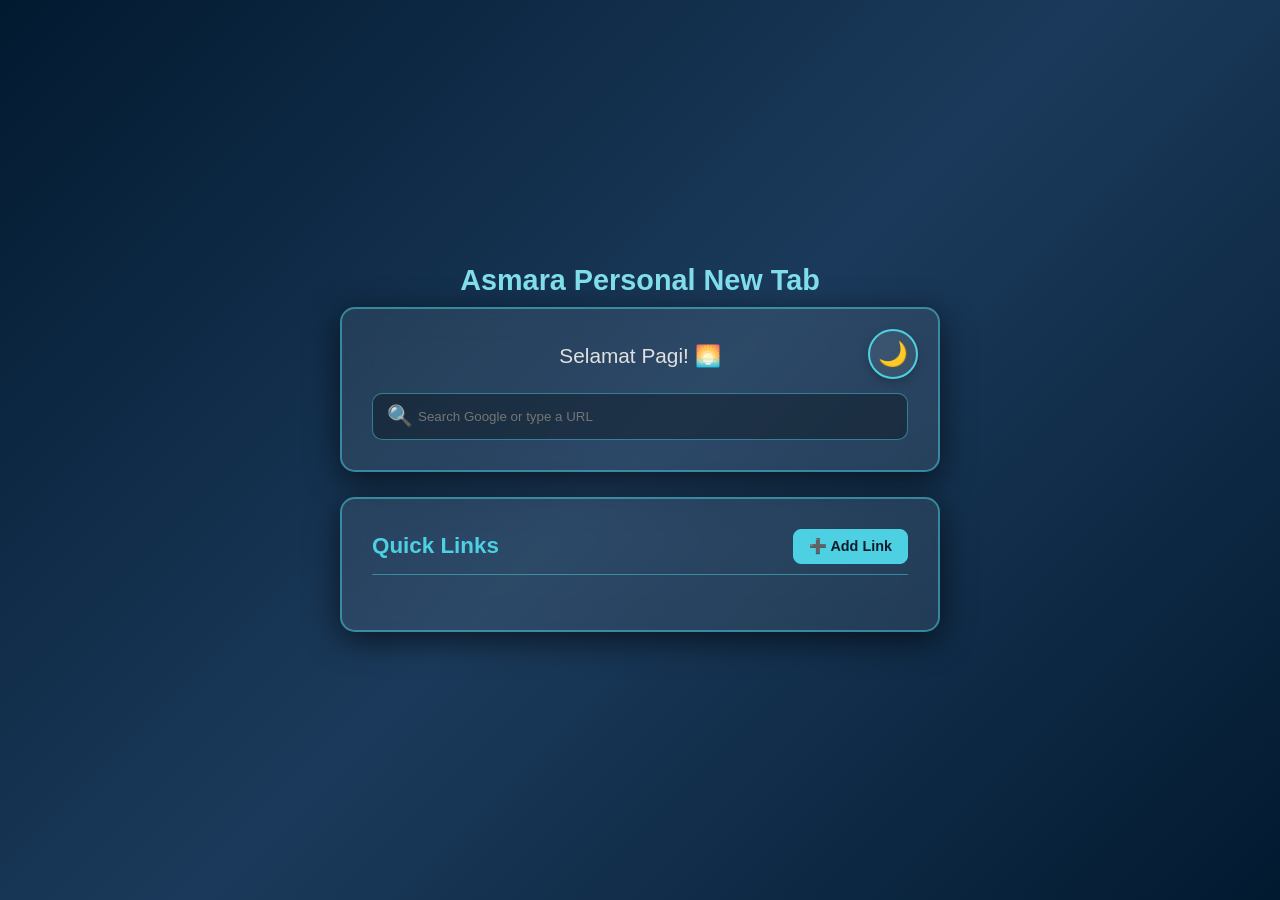
<file: index.html>
<!DOCTYPE html>
<html lang="id">
  <head>
    <meta charset="UTF-8" />
    <meta name="viewport" content="width=device-width, initial-scale=1.0" />
    <title>Personal New Tab ✨</title>
    <link rel="stylesheet" href="styles.css" />
    <link rel="stylesheet" href="pink-theme.css" />
    <link rel="stylesheet" href="night-theme.css" />
  </head>
  <body class="night">
    <header>
      <h1>Asmara Personal New Tab</h1>
    </header>

    <div class="main-container">
      <button class="theme-toggle" id="theme-toggle" title="Ganti Tema">
        🌙
      </button>

      <div id="clock"></div>
      <div id="greeting">Selamat Pagi! 🌅</div>

      <section class="search-container">
        <span>🔍</span>
        <input
          type="text"
          id="search-input"
          placeholder="Search Google or type a URL"
        />
      </section>
    </div>

    <div class="link-container">
      <div class="link-header">
        <h2>Quick Links</h2>
        <button id="add-link-btn">➕ Add Link</button>
      </div>

      <ul class="link-list"></ul>
    </div>

    <div class="modal-overlay" id="modal-overlay">
      <div class="link-modal">
        <h3>Tambah Link Cepat</h3>
        <form id="add-link-form">
          <input
            type="text"
            id="link-name-input"
            placeholder="Nama (misal: YouTube)"
            required
          />
          <input
            type="url"
            id="link-url-input"
            placeholder="URL (misal: https://www.youtube.com)"
            required
          />
          <div class="modal-actions">
            <button type="submit" id="save-link-btn">Simpan</button>
            <button type="button" id="cancel-link-btn" class="cancel-btn">
              Batal
            </button>
          </div>
        </form>
      </div>
    </div>

    <script src="script.js"></script>
  </body>
</html>
</file>
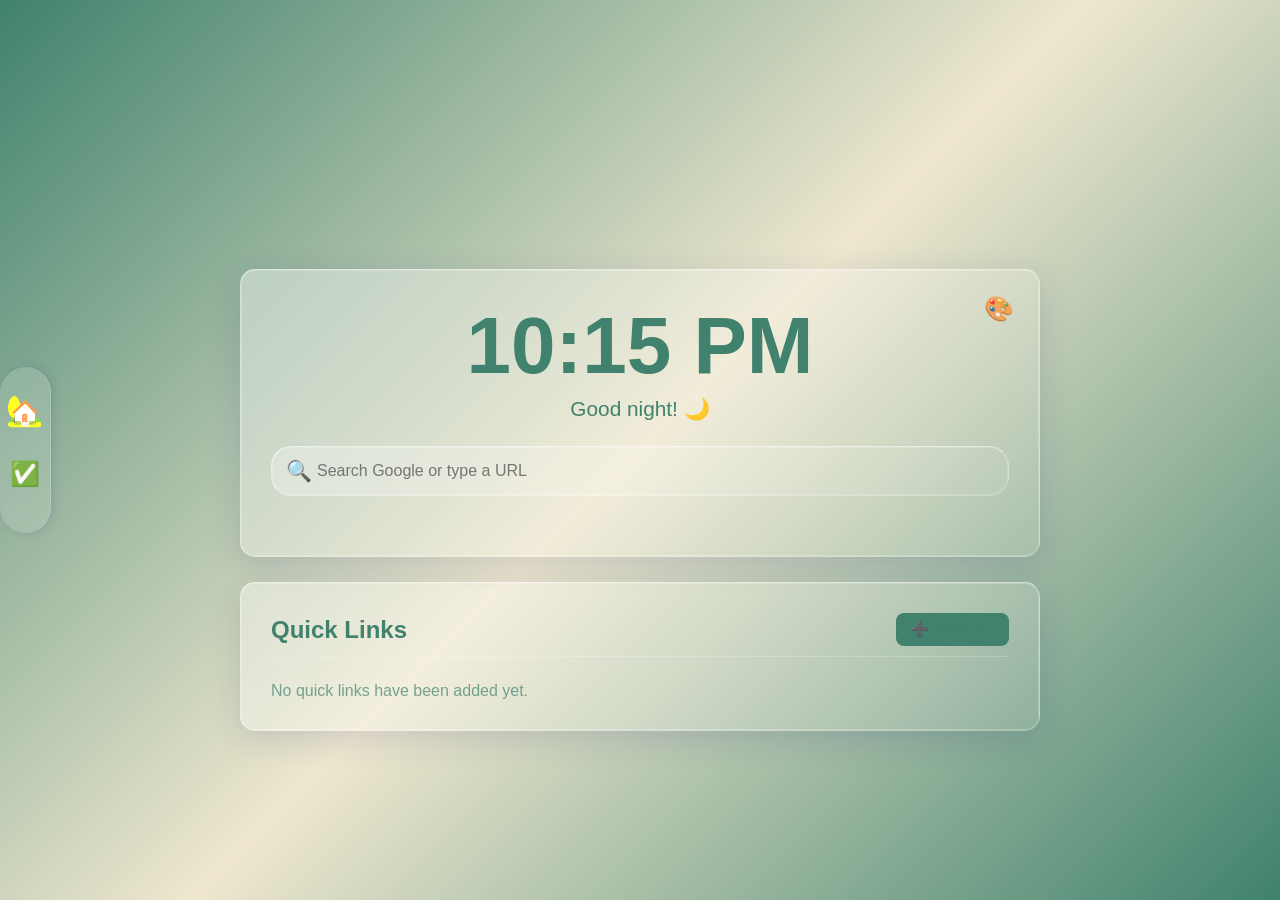
<file: App/newTab.html>
<!DOCTYPE html>
<html lang="en">
  <head>
    <meta charset="UTF-8" />
    <meta name="viewport" content="width=device-width, initial-scale=1.0" />
    <link rel="stylesheet" href="newTab.css" />
    <link rel="icon" type="image/x-icon" href="favicon.ico" />
    <title>Personal New Tab ✨</title>
  </head>
  <body>
    <nav id="nav-container" class="nav-container">
      <ul id="nav-list" class="nav-list">
        <li><a href="#home-site">🏡</a></li>
        <li><a href="#todo-site">✅</a></li>
      </ul>
    </nav>

    <div class="website-container">
      <div id="home-site" class="home-site active-site">
        <div class="home-main-container">
          <button id="theme-toggle-btn">🎨</button>
          <div id="clock"></div>
          <div id="gretting">Good Morning! 🌅</div>

          <section class="home-search-container">
            <span>🔍</span>
            <input
              type="text"
              id="home-search-input"
              placeholder="Search Google or type a URL"
            />
          </section>
        </div>

        <div class="link-container">
          <div class="link-header">
            <h2>Quick Links</h2>
            <div style="display: flex; gap: 10px">
              <button id="add-link-btn">➕ Add Link</button>
            </div>
          </div>

          <ul class="link-list"></ul>
        </div>

        <div
          class="modal-overlay"
          id="modal-overlay"
          role="dialog"
          aria-modal="true"
        >
          <div class="link-modal">
            <h3>Add Quick Link</h3>
            <form id="add-link-form">
              <input
                type="text"
                id="link-name-input"
                placeholder="Name (eg: YouTube)"
                required
              />
              <input
                type="url"
                id="link-url-input"
                placeholder="URL (eg: https://www.youtube.com)"
                required
              />
              <div class="modal-actions">
                <button type="submit" id="save-link-btn">Save 💾</button>
                <button type="button" id="cancel-link-btn" class="cancel-btn">
                  Cancel ❌
                </button>
              </div>
            </form>
          </div>
        </div>
      </div>

      <aside class="settings-panel">
        <h3>Color Theme</h3>
        <div class="color-group">
          <label for="color-dominant">Dominant</label>
          <input type="color" id="color-dominant" />
        </div>
        <div class="color-group">
          <label for="color-secondary">Secondary</label>
          <input type="color" id="color-secondary" />
        </div>
        <div class="color-group">
          <label for="color-accent">Accent</label>
          <input type="color" id="color-accent" />
        </div>
        <button id="save-colors-btn">Save Theme</button>
      </aside>

      <div id="todo-site" class="todo-site">
        <div class="todo-container">
          <section class="card todo-control-group">
            <h2>➕ Add New Task</h2>
            <form id="todo-form" class="todo-form">
              <input
                type="text"
                id="todo-input"
                placeholder="Add new task..."
              />
              <input type="date" id="due-date-input" title="Deadline" />
              <button type="submit" id="todo-input-btn">Add Task ✨</button>
              <p id="error-message" class="error-message"></p>
            </form>

            <section id="todo-stat" class="todo-stat">
              <p>Total Task: <span id="stat-total">0</span> 📊</p>
              <p>Task Done: <span id="stat-completed">0</span> ✅</p>
              <p>Not Done Yet: <span id="stat-active">0</span> ⏳</p>
            </section>

            <section id="todo-filters" class="todo-filters">
              <button data-filters="active" id="btn-filter-active">
                Not Done Yet ⏳
              </button>
              <button data-filters="completed" id="btn-filter-completed">
                Done ✅
              </button>
              <button id="sort-by-due-date" data-sort-order="asc">
                Sort Deadline 🗓️
              </button>
            </section>

            <section id="todo-search-wrapper" class="todo-search-wrapper">
              <span>🔍</span>
              <input
                type="text"
                id="todo-search-input"
                placeholder="Search for task name or deadline(dd-mm-yyyy)..."
              />
            </section>
          </section>
          <section class="card">
            <h2>📋 Your To-Do List</h2>
            <ul id="todo-list" class="todo-list"></ul>
          </section>
        </div>
      </div>
    </div>

    <div class="custom-modal toast-modal" id="custom-alert-modal">
      <div class="modal-content">
        <p id="modal-message"></p>
      </div>
    </div>

    <div id="delete-modal" class="modal" role="dialog" aria-modal="true">
      <div class="modal-content">
        <h2>🗑️ Confirm Delete</h2>
        <p>Are you sure you want to delete this task?</p>
        <div class="modal-btn">
          <button type="button" id="confirm-delete-btn">Delete 👍🏻</button>
          <button type="button" id="cancel-delete-btn">Cancel ❌</button>
        </div>
      </div>
    </div>

    <div id="edit-modal" class="modal" role="dialog" aria-modal="true">
      <div class="modal-content">
        <h2>✏️ Edit Task</h2>
        <form id="edit-form">
          <label for="edit-task-input">Task Name:</label>
          <input type="text" id="edit-task-input" required />

          <label for="edit-date-input">Deadline</label>
          <input type="date" id="edit-date-input" />

          <div class="modal-btn">
            <button type="submit" id="save-edit-btn">Save 💾</button>
            <button type="button" id="cancel-edit-btn">Cancel ❌</button>
          </div>
        </form>
      </div>
    </div>

    <script src="newTab.js"></script>
    <script src="todo.js"></script>
  </body>
</html>
</file>
<file: styles.css>
:root {
  --font-family: "Segoe UI", Roboto, Helvetica, Arial, sans-serif;
  --transition-speed: 0.3s;
  --max-width: 600px;

  --text-color: #333;
  --main-info-color: #007bff;
  --accent-color: #007bff;
  --card-bg-color: rgba(255, 255, 255, 0.9);
  --card-border-color: rgba(0, 0, 0, 0.2);
  --card-shadow: 0 8px 32px 0 rgba(31, 38, 135, 0.2);
  --input-bg: rgba(255, 255, 255, 0.8);
  --button-bg: var(--accent-color);
  --button-text-color: #fff;

  --border-style: solid;
  --border-width: 2px;
  --border-radius: 15px;
}

* {
  box-sizing: border-box;
  margin: 0;
  padding: 0;
}

body {
  font-family: var(--font-family);
  min-height: 100vh;
  display: flex;
  flex-direction: column;
  align-items: center;
  justify-content: center;
  background: var(--bg-color);
  color: var(--text-color);
  transition: background var(--transition-speed), color var(--transition-speed);
}

button {
  cursor: pointer;
  border: none;
  font-weight: 600;
}

header {
  width: 90%;
  max-width: var(--max-width);
  padding: 20px 0 10px;
  display: flex;
  justify-content: space-between;
  align-items: center;
  position: relative;
  z-index: 10;
}

h1 {
  font-size: 1.8em;
  color: var(--main-info-color);
  margin: 0;
  flex-grow: 1;
  text-align: center;
}

.profile-icon {
  font-size: 1.5em;
  color: var(--accent-color);
  padding: 8px 10px;
  border-radius: 50%;
  background: var(--card-bg-color);
  box-shadow: var(--card-shadow);
  cursor: pointer;
  transition: transform 0.2s;
  border: 1px solid var(--accent-color);
  text-decoration: none;
  display: flex;
  justify-content: center;
  align-items: center;
  line-height: 1;
}

.profile-icon:hover {
  transform: scale(1.1);
}

.main-container,
.link-container {
  width: 90%;
  max-width: var(--max-width);
  padding: 30px;
  margin-bottom: 25px;
  text-align: center;
  transition: all var(--transition-speed);
  position: relative;

  background: var(--card-bg-color);
  box-shadow: var(--card-shadow);
  backdrop-filter: blur(15px);
  -webkit-backdrop-filter: blur(15px);

  border: var(--border-width) var(--border-style) var(--card-border-color);
  border-radius: var(--border-radius);
}

#clock {
  font-size: 5rem;
  font-weight: 700;
  margin-bottom: 5px;
  color: var(--main-info-color);
}

#greeting {
  font-size: 1.3rem;
  margin-bottom: 25px;
  color: var(--text-color);
}

.search-container {
  display: flex;
  gap: 10px;
  align-items: center;
  position: relative;
  padding-left: 0;
}

.search-container span {
  font-size: 1.3em;
  color: var(--accent-color);
  position: absolute;
  left: 15px;
  top: 50%;
  transform: translateY(-50%);
  z-index: 10;
}

#search-input {
  flex-grow: 1;
  padding: 15px 20px 15px 45px;
  border-radius: 10px;
  background: var(--input-bg);
  color: var(--text-color);
  border: 1px var(--border-style) var(--card-border-color);
}

.link-container {
  text-align: left;
}

.link-header {
  display: flex;
  justify-content: space-between;
  align-items: center;
  margin-bottom: 15px;
  border-bottom: 1px solid var(--card-border-color);
  padding-bottom: 10px;
}

.link-header h2 {
  font-size: 1.4em;
  color: var(--accent-color);
  margin: 0;
}

.link-list {
  list-style: none;
  display: flex;
  flex-wrap: wrap;
  justify-content: space-between;
  gap: 15px;
  padding: 10px 0 0;
}

.link-item {
  padding: 10px 15px;
  background: var(--input-bg);
  border-radius: 10px;
  display: flex;
  align-items: center;
  gap: 8px;
  border: 1px var(--border-style) var(--card-border-color);
  transition: all var(--transition-speed);
  width: calc(33.33% - 10px);
  flex-shrink: 0;
  cursor: grab;
}

.link-item.dragging {
  opacity: 0.5;
  border: 2px dashed var(--accent-color);
  background: none;
}

.link-item.before {
  border-top: 2px solid var(--accent-color);
}

.link-item.after {
  border-bottom: 2px solid var(--accent-color);
}

.link-favicon {
  width: 18px;
  height: 18px;
  object-fit: contain;
  border-radius: 2px;
  flex-shrink: 0;
}

.link-item a {
  text-decoration: none;
  color: var(--text-color);
  font-weight: 500;
  white-space: nowrap;
  overflow: hidden;
  text-overflow: ellipsis;
  min-width: 0;
}

.edit-link-btn {
  margin-left: auto;
  padding: 3px 6px;
  font-size: 0.7em;
  background: none;
  border: none;
  color: var(--accent-color);
  box-shadow: none;
  transition: transform 0.1s;
  flex-shrink: 0;
}

.edit-link-btn:hover {
  transform: scale(1.2);
}

.delete-link-btn {
  padding: 3px 6px;
  font-size: 0.7em;
  background: none;
  border: none;
  color: #e91e63;
  box-shadow: none;
  transition: transform 0.1s;
  flex-shrink: 0;
}

.delete-link-btn:hover {
  transform: scale(1.2);
}

#add-link-btn {
  padding: 8px 15px;
  border-radius: 8px;
  font-size: 0.9em;
  margin: 0;
  width: auto;
  background-color: var(--button-bg);
  color: var(--button-text-color);
  border: 1px var(--border-style) var(--button-bg);
}

#launch-app-btn {
  padding: 8px 15px;
  border-radius: 8px;
  font-size: 0.9em;
  margin: 0;
  width: auto;
  background-color: var(--button-bg);
  color: var(--button-text-color);
  border: 1px var(--border-style) var(--button-bg);
}

#launch-app-btn:hover,
#add-link-btn:hover {
  filter: brightness(1.1);
  transform: scale(1.05);
}

.theme-toggle {
  position: absolute;
  top: -20px;
  right: 20px;
  font-size: 1.5em;
  padding: 10px;
  border-radius: 50%;
  width: 50px;
  height: 50px;
  display: flex;
  justify-content: center;
  align-items: center;
  margin-top: 40px;

  background: var(--card-bg-color);
  color: var(--accent-color);

  border: var(--border-width) var(--border-style) var(--accent-color);
  box-shadow: 0 4px 10px rgba(0, 0, 0, 0.2);
}

.theme-toggle:hover {
  transform: scale(1.1);
  filter: brightness(1.2);
}

.modal-overlay {
  position: fixed;
  top: 0;
  left: 0;
  width: 100%;
  height: 100%;
  background: rgba(0, 0, 0, 0.7);
  display: none;
  justify-content: center;
  align-items: center;
  z-index: 1000;
}

.link-modal {
  background: var(--card-bg-color);
  padding: 30px;
  border-radius: var(--border-radius);
  box-shadow: 0 15px 40px rgba(0, 0, 0, 0.5);
  width: 90%;
  max-width: 400px;

  border: var(--border-width) var(--border-style) var(--card-border-color);

  backdrop-filter: blur(15px);
  -webkit-backdrop-filter: blur(15px);
}

.link-modal h3 {
  color: var(--main-info-color);
  margin-bottom: 20px;
  font-size: 1.5em;
  text-align: center;
}

#add-link-form input {
  width: 100%;
  padding: 12px;
  margin-bottom: 15px;
  border-radius: 8px;
  background: var(--input-bg);
  color: var(--text-color);
  border: 1px solid var(--card-border-color);
}

.modal-actions {
  display: flex;
  justify-content: flex-end;
  gap: 10px;
  margin-top: 20px;
}

.modal-actions button {
  padding: 10px 20px;
  border-radius: 8px;
  font-weight: 600;
  border: none;
  cursor: pointer;
  transition: all 0.2s;
}

#save-link-btn {
  background-color: var(--button-bg);
  color: var(--button-text-color);
}

#cancel-link-btn {
  background-color: #777;
  color: white;
}

@media (max-width: 600px) {
  #clock {
    font-size: 4rem;
  }
  .main-container,
  .link-container {
    padding: 20px;
  }
  .theme-toggle {
    top: -15px;
    right: 15px;
  }
  .link-header h2 {
    font-size: 1.2em;
  }
  #add-link-btn {
    font-size: 0.8em;
    padding: 6px 10px;
  }
  header {
    padding: 15px 0 10px;
  }
  .link-item {
    width: calc(50% - 7.5px);
  }
}

.link-list::after {
  content: "";
  width: calc(33.33% - 10px);
  height: 0;
}
</file>
<file: pink-theme.css>
.pink {
  background: linear-gradient(135deg, #ffe0e9, #ffffff, #f8bbda);
  color: #333333;

  --bg-color: linear-gradient(135deg, #ffe0e9, #ffffff, #f8bbda);
  --text-color: #333333;
  --main-info-color: #e91e63;
  --accent-color: #f06292;

  --card-bg-color: rgba(255, 255, 255, 0.85);
  --card-border-color: rgba(233, 30, 99, 0.5);
  --card-shadow: 0 8px 32px 0 rgba(0, 0, 0, 0.15);
  --input-bg: rgba(255, 255, 255, 0.95);

  --button-bg: var(--main-info-color);
  --button-text-color: #ffffff;
}

.pink #search-input {
  border-color: var(--card-border-color);
}

.pink .link-item {
  background: var(--input-bg);
  border-color: var(--card-border-color);
}
</file>
<file: night-theme.css>
.night {
  background: linear-gradient(135deg, #021a30, #1b3a5b, #021a30);
  color: #e0e0e0;

  --bg-color: linear-gradient(135deg, #021a30, #1b3a5b, #021a30);
  --text-color: #e0e0e0;
  --main-info-color: #80deea;
  --accent-color: #4dd0e1;

  --card-bg-color: rgba(255, 255, 255, 0.08);
  --card-border-color: rgba(77, 208, 225, 0.5);
  --card-shadow: 0 8px 32px 0 rgba(0, 0, 0, 0.6);
  --input-bg: rgba(0, 0, 0, 0.3);

  --button-bg: var(--accent-color);
  --button-text-color: #0f1c2d;
}

.night #search-input {
  border-color: var(--card-border-color);
}

.night .link-item {
  background: var(--input-bg);
  border-color: var(--card-border-color);
}
</file>
<file: App/newTab.css>
/*=====================================
  1. RESET & VARIABLES
=====================================*/

* {
  box-sizing: border-box;
  margin: 0;
  padding: 0;
}

:root {
  --font-family: "Segoe UI", Roboto, Helvetica, Arial, sans-serif;
  --transition-speed: 0.3s;
  --max-width: 900px;
  --dominant-color: #eee7ce;
  --secondary-color: #40826d;
  --accent-color: #40826d;
  --text-color: var(--secondary-color);
  --main-info-color: var(--accent-color);
  --button-bg: var(--accent-color);
  --button-text-color: var(--secondary-color);
  --shadow-color: rgba(31, 38, 135, 0.15);
  --glass-border-light: rgba(255, 255, 255, 0.5);
  --glass-border-dark: rgba(255, 255, 255, 0.2);
  --border-radius: 15px;
}

body {
  font-family: var(--font-family);
  min-height: 100vh;
  display: flex;
  background: linear-gradient(
    135deg,
    var(--secondary-color),
    var(--dominant-color),
    var(--secondary-color)
  );
  color: var(--text-color);
  transition: background var(--transition-speed), color var(--transition-speed);
  overflow: hidden;
}

button {
  cursor: pointer;
  border: none;
  font-weight: 600;
  transition: all 0.2s;
}

button:hover {
  filter: brightness(1.1);
  transform: scale(1.03);
}

.glass-card {
  background: linear-gradient(
    135deg,
    rgba(255, 255, 255, 0.4),
    rgba(255, 255, 255, 0.1)
  );
  backdrop-filter: blur(20px) saturate(150%);
  -webkit-backdrop-filter: blur(20px) saturate(150%);
  box-shadow: 0 8px 32px 0 var(--shadow-color),
    inset 0 0 0 1px rgba(255, 255, 255, 0.2);

  border-top: 1px solid var(--glass-border-light);
  border-left: 1px solid var(--glass-border-light);
  border-right: 1px solid var(--glass-border-dark);
  border-bottom: 1px solid var(--glass-border-dark);
  border-radius: var(--border-radius);
}

/*=====================================
  2. LAYOUT & NAVIGATION
=====================================*/

#nav-container {
  background: rgba(255, 255, 255, 0.15);
  padding: 20px 0;
  display: flex;
  flex-direction: column;
  align-items: center;
  box-shadow: 2px 0 10px var(--shadow-color);
  z-index: 100;
  backdrop-filter: blur(10px);
  border-right: 1px solid var(--glass-border-dark);
  border-radius: 50px;
  height: fit-content;
  align-self: center;
  position: fixed;
  left: 0;
  top: 50%;
  transform: translateY(-50%);
}

#nav-list {
  list-style: none;
  padding: 0;
}

#nav-list li a {
  display: block;
  padding: 10px;
  font-size: 1.5rem;
  text-decoration: none;
  color: var(--dominant-color);
  transition: background-color 0.4s ease, box-shadow 0.4s ease, color 0.4s ease,
    transform 0.5s cubic-bezier(0.2, 0.8, 0.2, 1);
  border-radius: 999px;
  margin-bottom: 15px;
}

#nav-list li a:hover {
  transform: scale(1.05);
}

#nav-list li a.active-nav-link {
  transform: scale(1.25);
  color: var(--text-color);
  filter: brightness(1.5);
}

.website-container {
  flex-grow: 1;
  padding-left: 30px;
  position: relative;
  overflow: hidden;
  height: 100vh;
}

.home-site {
  display: flex;
  flex-direction: column;
  align-items: center;
  justify-content: center;
}

.todo-site {
  display: block;
}

.home-site,
.todo-site {
  position: absolute;
  top: 0;
  left: 0;
  width: 100%;
  height: 100%;
  padding: 40px;
  overflow-y: auto;

  transition: transform 0.6s cubic-bezier(0.25, 0.46, 0.45, 0.94),
    opacity 0.4s ease-in-out, visibility 0.4s;

  opacity: 0;
  visibility: hidden;
  pointer-events: none;
  transform: translateX(100px);
  filter: blur(5px);
}

.home-site.active-site,
.todo-site.active-site {
  opacity: 1;
  visibility: visible;
  pointer-events: all;
  transform: translateX(0);
  filter: blur(0);
}

.home-site:not(.active-site),
.todo-site:not(.active-site) {
  transition: transform 0.6s cubic-bezier(0.25, 0.46, 0.45, 0.94),
    opacity 0.4s ease-in-out;
  transform: translateX(-100px);
  opacity: 0;
}

/*=====================================
  3. HOME SITE STYLES
=====================================*/

.home-main-container {
  width: 100%;
  max-width: 800px;
  padding: 30px;
  margin-top: 10%;
  margin-bottom: 25px;
  text-align: center;
  background: linear-gradient(
    135deg,
    rgba(255, 255, 255, 0.4),
    rgba(255, 255, 255, 0.1)
  );
  backdrop-filter: blur(20px) saturate(150%);
  -webkit-backdrop-filter: blur(20px) saturate(150%);
  box-shadow: 0 8px 32px 0 var(--shadow-color),
    inset 0 0 0 1px rgba(255, 255, 255, 0.2);

  border-top: 1px solid var(--glass-border-light);
  border-left: 1px solid var(--glass-border-light);
  border-right: 1px solid var(--glass-border-dark);
  border-bottom: 1px solid var(--glass-border-dark);
  border-radius: var(--border-radius);
  position: relative;
}

#theme-toggle-btn {
  position: absolute;
  top: 20px;
  right: 20px;
  background: transparent;
  font-size: 1.5rem;
  padding: 5px;
  border-radius: 50%;
  color: var(--accent-color);
  z-index: 10;
}

#clock {
  font-size: 5rem;
  font-weight: 700;
  margin-bottom: 5px;
  color: var(--secondary-color);
}

#gretting {
  font-size: 1.3rem;
  margin-bottom: 25px;
  color: var(--text-color);
}

.home-search-container {
  display: flex;
  gap: 10px;
  align-items: center;
  position: relative;
  padding-left: 0;
  width: 100%;
  max-width: 750px;
  margin: 0 auto 30px;
}

.home-search-container span {
  font-size: 1.3em;
  color: var(--accent-color);
  position: absolute;
  left: 15px;
  top: 50%;
  transform: translateY(-50%);
  z-index: 10;
}

#home-search-input {
  flex-grow: 1;
  padding: 15px 20px 15px 45px;
  border-radius: 20px;

  background: linear-gradient(
    135deg,
    rgba(255, 255, 255, 0.3),
    rgba(255, 255, 255, 0.05)
  );
  box-shadow: inset 0 0 0 1px rgba(255, 255, 255, 0.2);
  color: var(--text-color);
  border-top: 1px solid var(--glass-border-light);
  border-left: 1px solid var(--glass-border-light);
  border-right: 1px solid var(--glass-border-dark);
  border-bottom: 1px solid var(--glass-border-dark);
  outline: none;
  font-size: 1rem;
}

.link-container {
  width: 100%;
  max-width: 800px;
  padding: 30px;
  text-align: left;
  background: linear-gradient(
    135deg,
    rgba(255, 255, 255, 0.4),
    rgba(255, 255, 255, 0.1)
  );
  backdrop-filter: blur(20px) saturate(150%);
  -webkit-backdrop-filter: blur(20px) saturate(150%);
  box-shadow: 0 8px 32px 0 var(--shadow-color),
    inset 0 0 0 1px rgba(255, 255, 255, 0.2);

  border-top: 1px solid var(--glass-border-light);
  border-left: 1px solid var(--glass-border-light);
  border-right: 1px solid var(--glass-border-dark);
  border-bottom: 1px solid var(--glass-border-dark);
  border-radius: var(--border-radius);
  margin-bottom: 20px;
}

.link-header {
  display: flex;
  justify-content: space-between;
  align-items: center;
  margin-bottom: 15px;
  border-bottom: 1px solid var(--glass-border-dark);
  padding-bottom: 10px;
}

#add-link-btn {
  padding: 8px 15px;
  border-radius: 8px;
  font-size: 0.9em;
  background-color: var(--button-bg);
  color: var(--button-text-color);
}

.link-list {
  list-style: none;
  display: flex;
  flex-wrap: wrap;
  gap: 15px;
  padding: 10px 0 0;
}

.link-list-item {
  display: flex;
  align-items: center;
  justify-content: space-between;
  padding: 10px 15px;
  margin-bottom: 0px;
  background-color: rgba(255, 255, 255, 0.1);
  border-radius: var(--border-radius);
  box-shadow: 0 4px 6px rgba(0, 0, 0, 0.1);
  transition: transform 0.2s, box-shadow 0.2s;

  flex-basis: calc(33.333% - 10px);
  flex-grow: 1;
}

.link-list-item:hover {
  transform: translateY(-2px);
  box-shadow: 0 6px 10px rgba(0, 0, 0, 0.15);
}

.link-item {
  flex-grow: 1;
  color: var(--text-color);
  text-decoration: none;
  font-weight: 500;
  overflow: hidden;
  text-overflow: ellipsis;
  white-space: nowrap;
  margin-right: 10px;
  display: flex;
  align-items: center;
  gap: 8px;
}

.link-favicon {
  width: 16px;
  height: 16px;
  flex-shrink: 0;
}

.delete-link-btn,
.edit-link-btn {
  background: none;
  border: none;
  cursor: pointer;
  font-size: 1.1rem;
  padding: 5px;
  margin-left: 5px;
  transition: opacity 0.2s;
  flex-shrink: 0;
}

/*=====================================
  4. TODO SITE STYLES (Refactored)
=====================================*/

.todo-container {
  max-width: 800px;
  margin: 0 auto;
}

.card {
  padding: 30px;
  margin-bottom: 25px;
  text-align: left;
  background: linear-gradient(
    135deg,
    rgba(255, 255, 255, 0.4),
    rgba(255, 255, 255, 0.1)
  );
  backdrop-filter: blur(20px) saturate(150%);
  -webkit-backdrop-filter: blur(20px) saturate(150%);
  box-shadow: 0 8px 32px 0 var(--shadow-color),
    inset 0 0 0 1px rgba(255, 255, 255, 0.2);

  border-top: 1px solid var(--glass-border-light);
  border-left: 1px solid var(--glass-border-light);
  border-right: 1px solid var(--glass-border-dark);
  border-bottom: 1px solid var(--glass-border-dark);
  border-radius: var(--border-radius);
}

.card h2 {
  color: var(--secondary-color);
  margin-bottom: 15px;
}

.todo-form {
  display: grid;
  grid-template-columns: 1fr auto auto;
  gap: 15px;
  align-items: center;
}

#todo-input {
  width: 100%;
}

#due-date-input {
  width: auto;
}

#todo-input,
#due-date-input {
  padding: 12px 15px;
  border-radius: 8px;
  background: linear-gradient(
    135deg,
    rgba(255, 255, 255, 0.3),
    rgba(255, 255, 255, 0.05)
  );
  box-shadow: inset 0 0 0 1px rgba(255, 255, 255, 0.2);
  color: var(--text-color);
  border: 1px solid var(--glass-border-light);
  outline: none;
  font-size: 1rem;
}

#todo-input-btn {
  padding: 12px 20px;
  background-color: var(--button-bg);
  color: var(--button-text-color);
  border-radius: 8px;
}

.error-message {
  grid-column: 1 / 4;
  color: #e74c3c;
  margin-top: -10px;
  font-size: 0.9rem;
}

.todo-stat {
  display: flex;
  justify-content: space-between;
  gap: 15px;
  padding: 15px 0;
  margin-bottom: 20px;
  border-bottom: 1px solid var(--glass-border-dark);
}

.todo-stat p {
  flex: 1;
  text-align: center;
  padding: 10px 5px;
  border-radius: 10px;
  font-size: 0.9rem;
  font-weight: 500;
  background: rgba(255, 255, 255, 0.2);
  border: 1px solid rgba(255, 255, 255, 0.1);
}

.todo-stat span {
  font-weight: bold;
  font-size: 1.2em;
  display: block;
  margin-top: 5px;
  color: var(--secondary-color);
}

#todo-filters {
  display: flex;
  justify-content: center;
  gap: 10px;
  margin-bottom: 20px;
}

#todo-filters button {
  flex-grow: 1;
  padding: 10px 15px;
  border-radius: 20px;
  background: rgba(255, 255, 255, 0.2);
  color: var(--text-color);
  border: 1px solid var(--accent-color);
}

#todo-filters button.active {
  background-color: var(--accent-color);
  color: white;
}

#sort-by-due-date {
  max-width: 200px;
}

#todo-search-wrapper {
  position: relative;
  display: block;
  margin-bottom: 20px;
}

#todo-search-wrapper span {
  position: absolute;
  left: 15px;
  top: 50%;
  transform: translateY(-50%);
  color: var(--accent-color);
  z-index: 10;
}

#todo-search-input {
  width: 100%;
  padding: 12px 15px 12px 45px;
  border-radius: 20px;
  background: linear-gradient(
    135deg,
    rgba(255, 255, 255, 0.3),
    rgba(255, 255, 255, 0.05)
  );
  box-shadow: inset 0 0 0 1px rgba(255, 255, 255, 0.2);
  color: var(--text-color);
  border: 1px solid var(--glass-border-light);
  outline: none;
  font-size: 1rem;
}

.todo-list {
  list-style: none;
  padding: 0;
}

.todo-item {
  display: flex;
  justify-content: space-between;
  align-items: center;
  padding: 10px;
  margin-bottom: 10px;
  border-radius: 10px;
  background: rgba(255, 255, 255, 0.1);
  border: 1px solid rgba(255, 255, 255, 0.2);
  transition: all var(--transition-speed);
}

.todo-item:hover {
  background: rgba(255, 255, 255, 0.2);
}

.todo-item-info {
  display: flex;
  flex-direction: column;
  flex-grow: 1;
  margin-right: 15px;
  overflow: hidden;
  margin-right: 15px;
}

.todo-item-info .task-name {
  font-weight: 600;
  font-size: 1rem;
  font-family: "Times New Roman", serif;
  white-space: nowrap;
  overflow: hidden;
  text-overflow: ellipsis;
  margin-bottom: 3px;
}

.todo-item-info .due-date {
  font-size: 0.85rem;
  color: var(--accent-color);
  font-style: italic;
}

.todo-item.completed {
  opacity: 0.6;
}

.todo-item.completed .task-name {
  text-decoration: line-through;
}

.todo-actions button {
  background: none;
  border: none;
  font-size: 1.1rem;
  padding: 5px;
  margin-left: 5px;
  box-shadow: none;
  transition: transform 0.1s;
}

.todo-actions .complete-btn {
  color: #2ecc71;
}

.todo-actions .edit-btn {
  color: var(--accent-color);
}

.todo-actions .delete-btn {
  color: #e74c3c;
}

#btn-filter-all.active,
#btn-filter-active.active,
#btn-filter-completed.active {
  background: var(--accent-color);
  color: #fff;
  border-color: var(--accent-color);
  box-shadow: 0 0 10px rgba(64, 130, 109, 0.5);
}

/*=====================================
  5. MODALS & SETTINGS PANEL
=====================================*/

.modal-overlay,
#delete-modal,
#edit-modal,
#custom-alert-modal {
  position: fixed;
  top: 0;
  left: 0;
  width: 100%;
  height: 100%;
  background: rgba(0, 0, 0, 0.7);

  display: flex;
  justify-content: center;
  align-items: center;
  opacity: 0;
  visibility: hidden;
  transition: visibility 0s, opacity 0.3s ease-in-out;
  z-index: 1000;
}

.modal-overlay.active,
#delete-modal.active,
#edit-modal.active,
#custom-alert-modal.active,
.custom-modal.toast-modal.active {
  opacity: 1;
  visibility: visible;
}

.link-modal,
.modal-content {
  background: linear-gradient(
    135deg,
    rgba(255, 255, 255, 0.5),
    rgba(255, 255, 255, 0.2)
  );
  backdrop-filter: blur(25px) saturate(180%);
  -webkit-backdrop-filter: blur(25px) saturate(180%);
  box-shadow: 0 15px 40px rgba(0, 0, 0, 0.5);

  padding: 30px;
  border-radius: var(--border-radius);
  width: 90%;
  max-width: 400px;
  border: 1px solid var(--glass-border-light);
  color: var(--text-color);
}

.link-modal h3,
.modal-content h2 {
  color: var(--main-info-color);
  margin-bottom: 20px;
  font-size: 1.5em;
  text-align: center;
}

#add-link-form input,
#edit-form input {
  width: 100%;
  padding: 12px;
  margin-bottom: 15px;
  border-radius: 8px;
  background: rgba(255, 255, 255, 0.4);
  color: var(--text-color);
  border: 1px solid var(--glass-border-light);
  outline: none;
}

.modal-actions,
.modal-btn {
  display: flex;
  justify-content: flex-end;
  gap: 10px;
  margin-top: 20px;
}

.modal-actions button,
.modal-btn button {
  padding: 10px 20px;
  border-radius: 8px;
  font-weight: 600;
  border: none;
  background-color: var(--button-bg);
  color: var(--button-text-color);
}

.cancel-btn,
#cancel-link-btn,
#cancel-delete-btn,
#cancel-edit-btn {
  background-color: #777;
  color: white;
}

#custom-alert-modal {
  position: fixed;
  top: 30px;
  left: 50%;
  transform: translateX(-50%);
  background: none;
  align-items: flex-start;
  padding-top: 0;
  transition: opacity 0.3s ease-in-out, transform 0.3s ease-in-out;
  z-index: 999;
  pointer-events: none;
}

#custom-alert-modal .modal-content {
  background: var(--accent-color);
  backdrop-filter: none;
  box-shadow: 0 4px 10px rgba(0, 0, 0, 0.5);
  color: white;

  width: auto;
  max-width: 90vw;

  padding: 15px 20px;
  font-size: 0.9em;

  pointer-events: none;
}

.settings-panel {
  position: fixed;
  top: 50%;
  right: 20px;
  width: 250px;
  margin-right: 15px;
  transform: translateY(-50%) translateX(120%) scale(0.9);

  background: linear-gradient(
    135deg,
    rgba(255, 255, 255, 0.5),
    rgba(255, 255, 255, 0.1)
  );
  padding: 25px;
  border-radius: var(--border-radius);
  border: 1px solid var(--glass-border-light);
  box-shadow: 0 8px 32px 0 var(--shadow-color);
  backdrop-filter: blur(15px);

  opacity: 0;
  visibility: hidden;
  transition: opacity 0.3s ease-out,
    transform 0.5s cubic-bezier(0.2, 0.8, 0.2, 1);
  z-index: 100;
}

.settings-panel.open {
  transform: translateY(-50%) translateX(0) scale(1);
  opacity: 1;
  visibility: visible;
}

.color-group {
  display: flex;
  justify-content: space-between;
  align-items: center;
  margin-bottom: 15px;
}

.settings-panel h3 {
  color: var(--main-info-color);
  margin-bottom: 20px;
  font-size: 1.2rem;
  border-bottom: 1px solid var(--glass-border-dark);
  padding-bottom: 10px;
}

.settings-panel label {
  font-weight: 500;
}

.settings-panel input[type="color"] {
  border: none;
  width: 40px;
  height: 40px;
  cursor: pointer;
  background: none;
  padding: 0;
}

.settings-panel button {
  width: 100%;
  padding: 10px;
  margin-top: 15px;
  background-color: var(--button-bg);
  color: var(--button-text-color);
  border-radius: 8px;
}

@media (max-width: 600px) {
  .todo-form {
    grid-template-columns: 1fr;
  }

  #todo-input,
  #due-date-input,
  #todo-input-btn,
  .error-message {
    grid-column: 1 / 2;
  }
}
</file>
